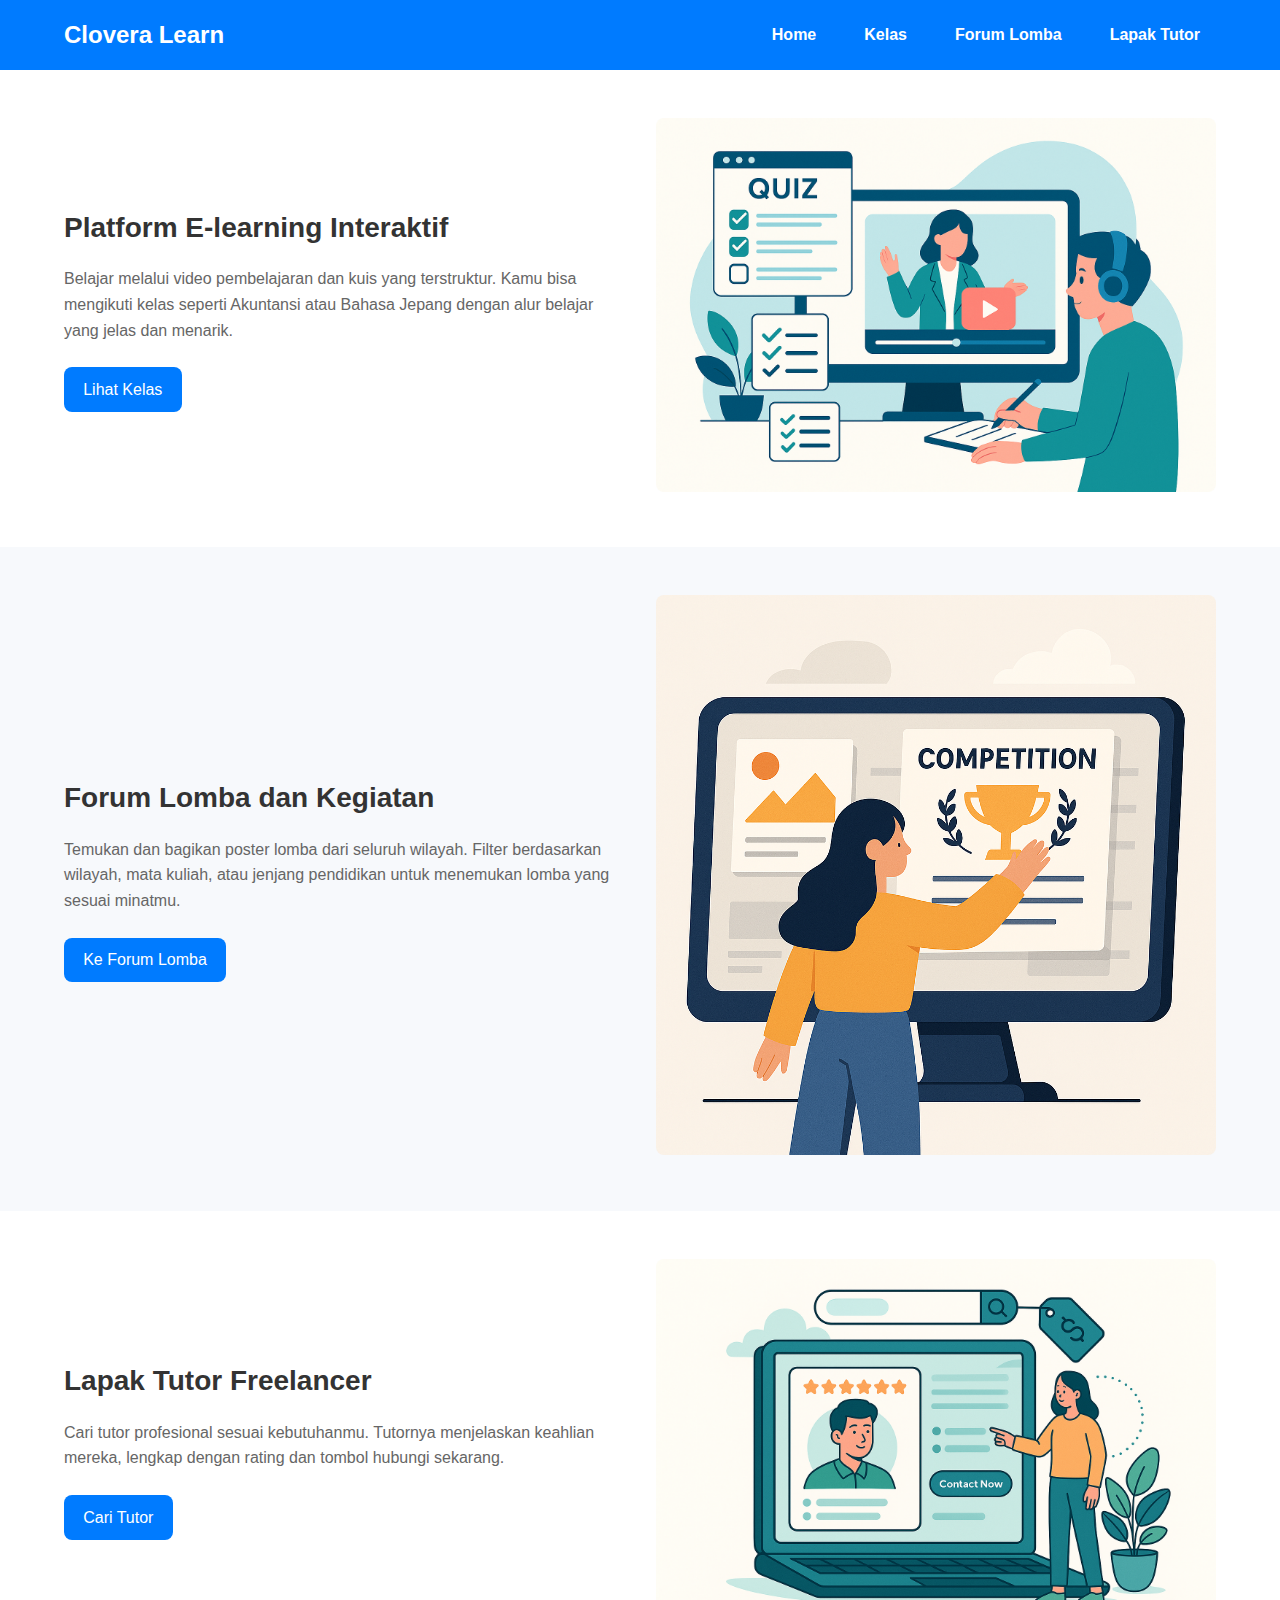
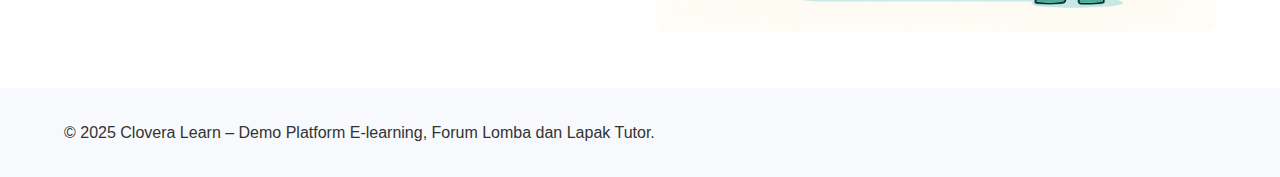
<file: index.html>
<!DOCTYPE html>
<html lang="id">
<head>
    <meta charset="UTF-8">
    <meta name="viewport" content="width=device-width, initial-scale=1.0">
    <title>Clovera Learn – Platform Pembelajaran</title>
    <link rel="stylesheet" href="styles.css">
    <!--
      Beranda utama menampilkan tiga inti platform: E‑learning, Forum Lomba dan Lapak Tutor.  
      Setiap bagian memiliki deskripsi singkat dan tombol menuju halaman demo fitur.  
      Struktur HTML yang rapi memudahkan navigasi dan pemahaman konsep platform.
    -->
</head>
<body data-page="home">
    <header>
        <div class="container nav-container">
            <h1 class="logo">Clovera Learn</h1>
            <nav>
                <ul class="nav-list">
                    <li><a href="index.html">Home</a></li>
                    <li><a href="classes.html">Kelas</a></li>
                    <li><a href="forum.html">Forum Lomba</a></li>
                    <li><a href="tutors.html">Lapak Tutor</a></li>
                </ul>
            </nav>
        </div>
    </header>

    <main>
        <!-- Hero section for E‑learning -->
        <section class="hero">
            <div class="container hero-grid">
                <div class="hero-text">
                    <h2>Platform E‑learning Interaktif</h2>
                    <p>Belajar melalui video pembelajaran dan kuis yang terstruktur. Kamu bisa mengikuti kelas seperti Akuntansi atau Bahasa Jepang dengan alur belajar yang jelas dan menarik.</p>
                    <a href="classes.html" class="btn">Lihat Kelas</a>
                </div>
                <div class="hero-image">
                    <img src="images/learning_illustration.png" alt="Ilustrasi Pembelajaran" />
                </div>
            </div>
        </section>
        <!-- Hero section for Forum Lomba -->
        <section class="hero alt">
            <div class="container hero-grid">
                <div class="hero-text">
                    <h2>Forum Lomba dan Kegiatan</h2>
                    <p>Temukan dan bagikan poster lomba dari seluruh wilayah. Filter berdasarkan wilayah, mata kuliah, atau jenjang pendidikan untuk menemukan lomba yang sesuai minatmu.</p>
                    <a href="forum.html" class="btn">Ke Forum Lomba</a>
                </div>
                <div class="hero-image">
                    <img src="images/competition_illustration.png" alt="Ilustrasi Lomba" />
                </div>
            </div>
        </section>
        <!-- Hero section for Lapak Tutor -->
        <section class="hero">
            <div class="container hero-grid">
                <div class="hero-text">
                    <h2>Lapak Tutor Freelancer</h2>
                    <p>Cari tutor profesional sesuai kebutuhanmu. Tutornya menjelaskan keahlian mereka, lengkap dengan rating dan tombol hubungi sekarang.</p>
                    <a href="tutors.html" class="btn">Cari Tutor</a>
                </div>
                <div class="hero-image">
                    <img src="images/tutor_illustration.png" alt="Ilustrasi Tutor" />
                </div>
            </div>
        </section>
    </main>

    <footer>
        <div class="container">
            <p>&copy; 2025 Clovera Learn – Demo Platform E‑learning, Forum Lomba dan Lapak Tutor.</p>
        </div>
    </footer>

    <!-- Ilustrasi digunakan di halaman beranda. Jika ilustrasi belum ada di folder images,
         Anda bisa menggantinya dengan gambar dekoratif lain atau menghapus elemen img. -->
    <script src="script.js"></script>
</body>
</html>
</file>
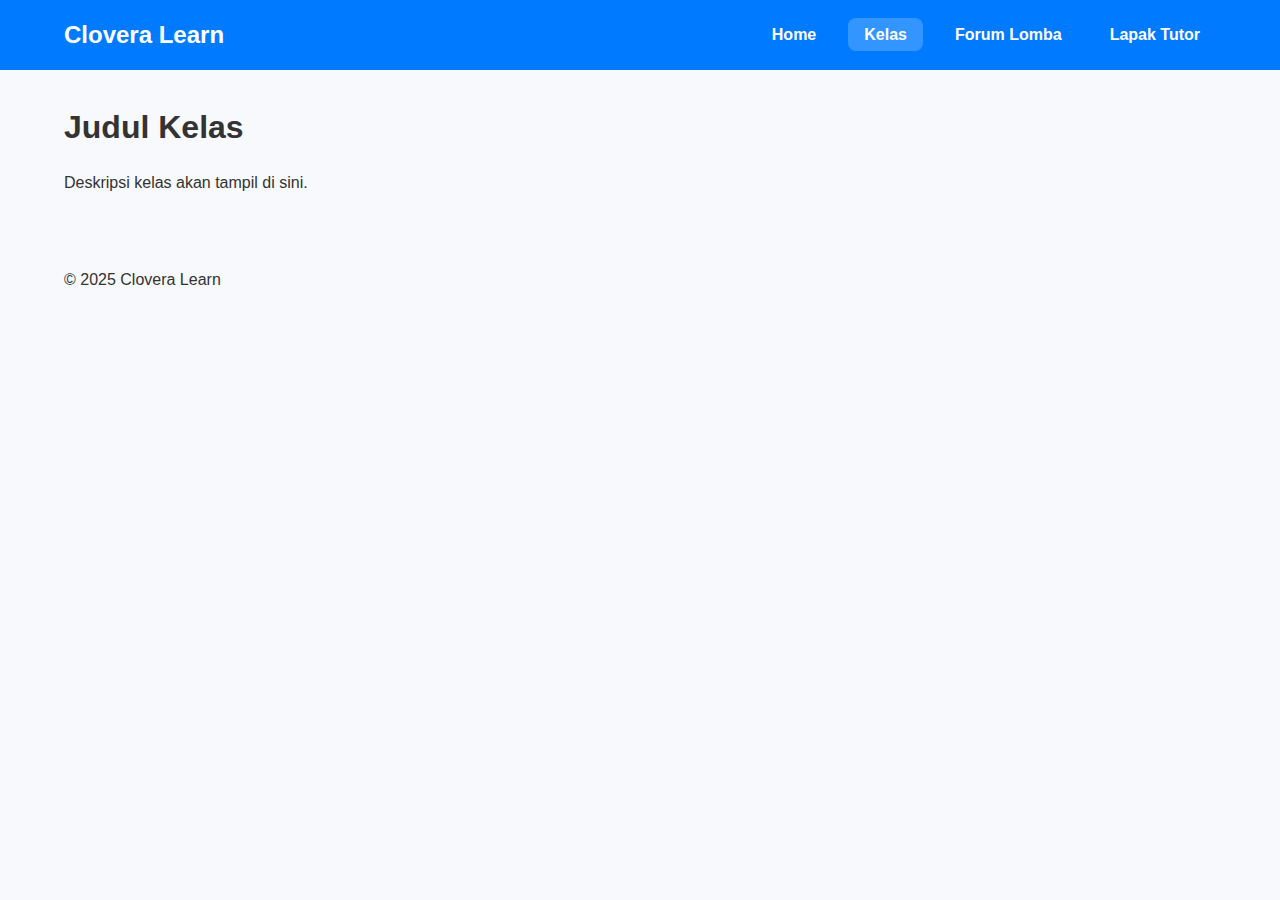
<file: class_detail.html>
<!DOCTYPE html>
<html lang="id">
<head>
    <meta charset="UTF-8">
    <meta name="viewport" content="width=device-width, initial-scale=1.0">
    <title>Detail Kelas – Clovera Learn</title>
    <link rel="stylesheet" href="styles.css">
    <!--
      Halaman detail kelas menampilkan modul-modul dari kelas terpilih.  
      Pengguna dapat menonton video pembelajaran dan mengerjakan kuis untuk membuka modul berikutnya.  
      Alur belajar dikontrol melalui script.js.
    -->
</head>
<body data-page="classDetail">
    <header>
        <div class="container nav-container">
            <h1 class="logo">Clovera Learn</h1>
            <nav>
                <ul class="nav-list">
                    <li><a href="index.html">Home</a></li>
                    <li><a href="classes.html" class="active">Kelas</a></li>
                    <li><a href="forum.html">Forum Lomba</a></li>
                    <li><a href="tutors.html">Lapak Tutor</a></li>
                </ul>
            </nav>
        </div>
    </header>
    <main class="container">
        <h2 id="class-title" class="page-title">Judul Kelas</h2>
        <p id="class-description">Deskripsi kelas akan tampil di sini.</p>
        <div id="module-container" class="module-container"></div>
    </main>
    <footer>
        <div class="container">
            <p>&copy; 2025 Clovera Learn</p>
        </div>
    </footer>
    <script src="script.js"></script>
</body>
</html>
</file>
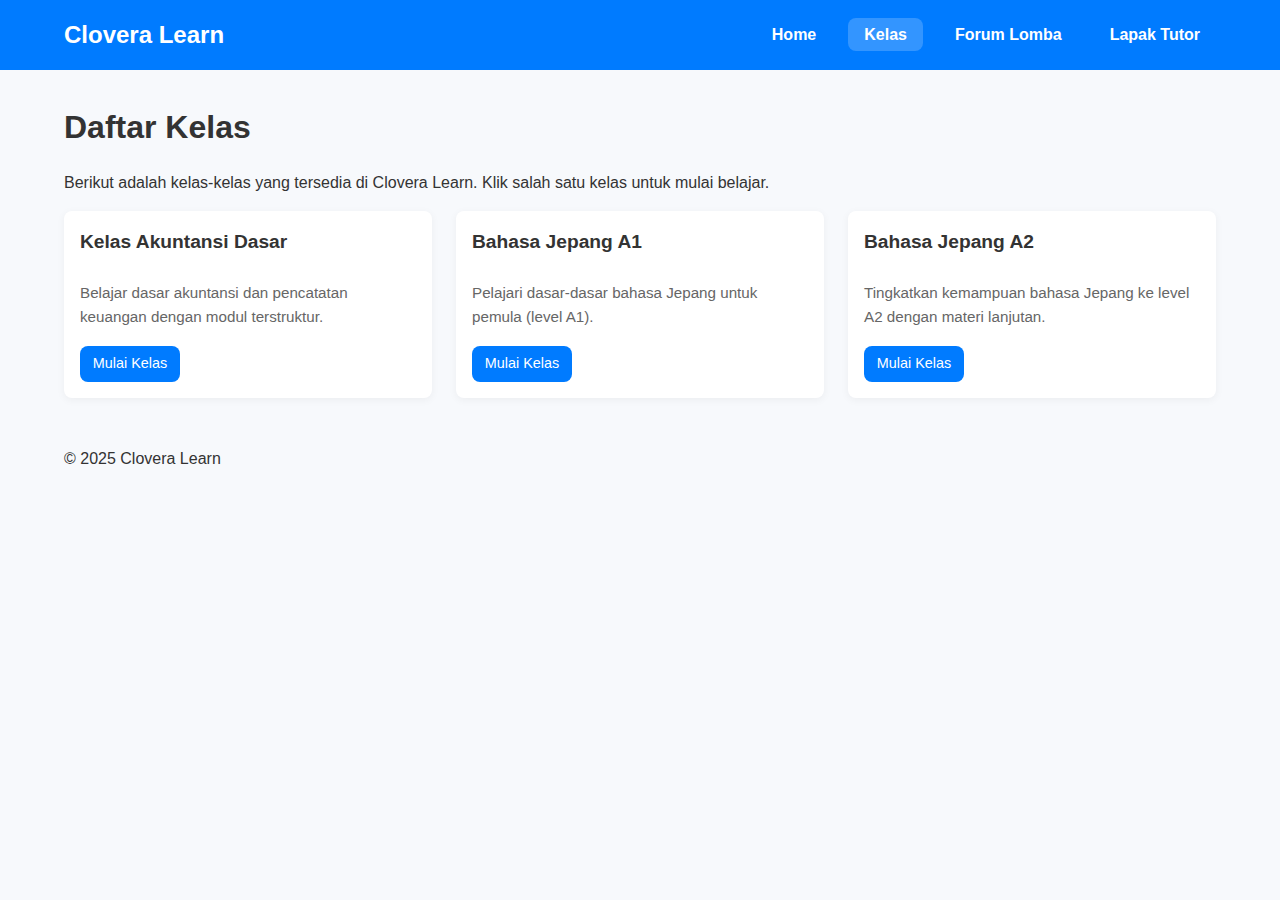
<file: classes.html>
<!DOCTYPE html>
<html lang="id">
<head>
    <meta charset="UTF-8">
    <meta name="viewport" content="width=device-width, initial-scale=1.0">
    <title>Daftar Kelas – Clovera Learn</title>
    <link rel="stylesheet" href="styles.css">
    <!--
      Halaman kelas menampilkan daftar kelas yang tersedia.  
      Setiap kelas memiliki nama, deskripsi singkat dan tombol untuk membuka modul.  
      Data kelas diisi secara dinamis melalui script.js.
    -->
</head>
<body data-page="classes">
    <header>
        <div class="container nav-container">
            <h1 class="logo">Clovera Learn</h1>
            <nav>
                <ul class="nav-list">
                    <li><a href="index.html">Home</a></li>
                    <li><a href="classes.html" class="active">Kelas</a></li>
                    <li><a href="forum.html">Forum Lomba</a></li>
                    <li><a href="tutors.html">Lapak Tutor</a></li>
                </ul>
            </nav>
        </div>
    </header>
    <main class="container">
        <h2 class="page-title">Daftar Kelas</h2>
        <p>Berikut adalah kelas-kelas yang tersedia di Clovera Learn. Klik salah satu kelas untuk mulai belajar.</p>
        <div id="classes-container" class="cards-grid"></div>
    </main>
    <footer>
        <div class="container">
            <p>&copy; 2025 Clovera Learn</p>
        </div>
    </footer>
    <script src="script.js"></script>
</body>
</html>
</file>
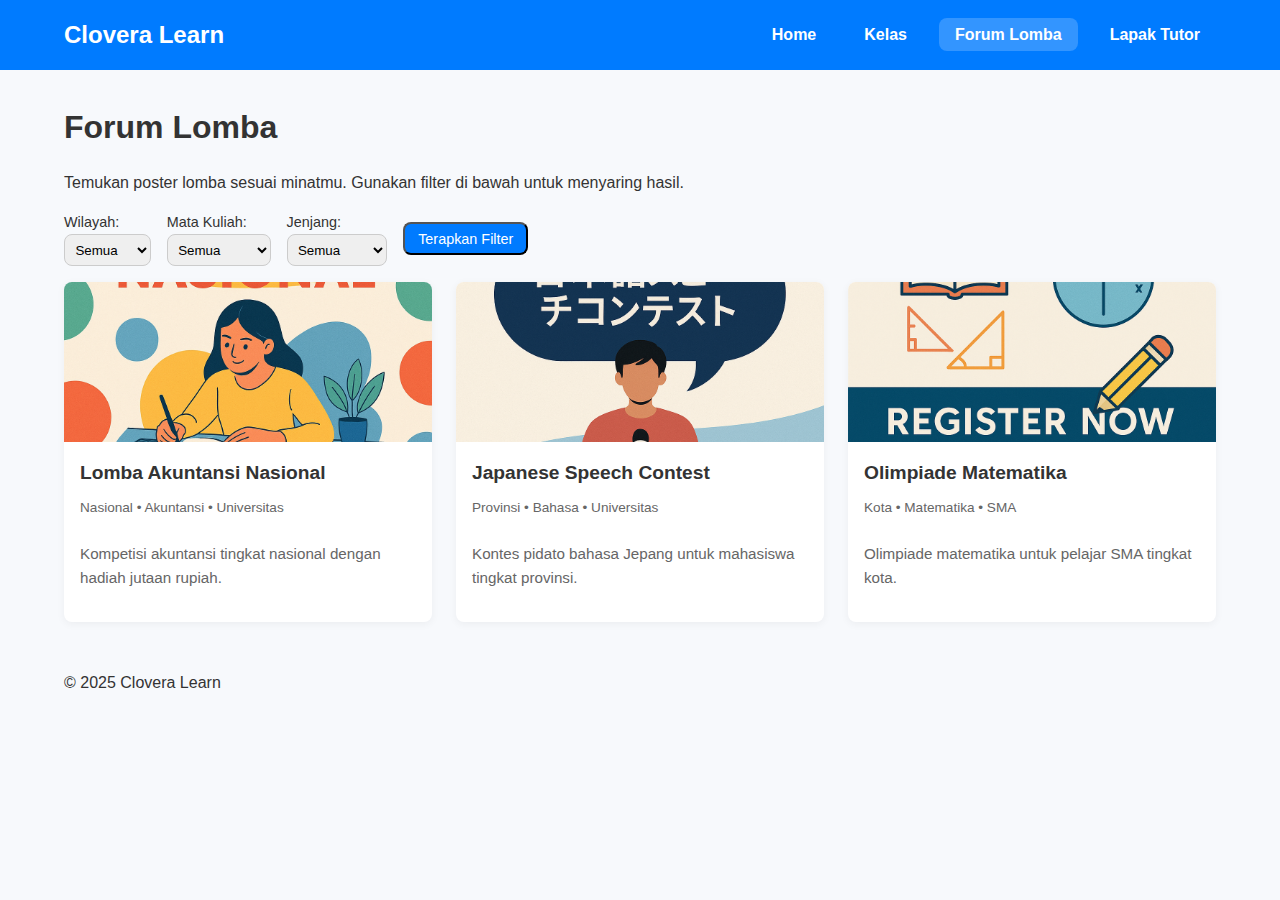
<file: forum.html>
<!DOCTYPE html>
<html lang="id">
<head>
    <meta charset="UTF-8">
    <meta name="viewport" content="width=device-width, initial-scale=1.0">
    <title>Forum Lomba – Clovera Learn</title>
    <link rel="stylesheet" href="styles.css">
    <!--
      Halaman Forum Lomba memungkinkan pengguna menjelajahi dan menyaring poster lomba.  
      Tersedia filter berdasarkan wilayah, mata kuliah dan jenjang pendidikan.  
      Konten poster diisi secara dinamis dari dataset pada script.js.
    -->
</head>
<body data-page="forum">
    <header>
        <div class="container nav-container">
            <h1 class="logo">Clovera Learn</h1>
            <nav>
                <ul class="nav-list">
                    <li><a href="index.html">Home</a></li>
                    <li><a href="classes.html">Kelas</a></li>
                    <li><a href="forum.html" class="active">Forum Lomba</a></li>
                    <li><a href="tutors.html">Lapak Tutor</a></li>
                </ul>
            </nav>
        </div>
    </header>
    <main class="container">
        <h2 class="page-title">Forum Lomba</h2>
        <p>Temukan poster lomba sesuai minatmu. Gunakan filter di bawah untuk menyaring hasil.</p>
        <div class="filters">
            <label>
                Wilayah:
                <select id="filter-region">
                    <option value="all">Semua</option>
                    <option value="Nasional">Nasional</option>
                    <option value="Provinsi">Provinsi</option>
                    <option value="Kota">Kota</option>
                </select>
            </label>
            <label>
                Mata Kuliah:
                <select id="filter-major">
                    <option value="all">Semua</option>
                    <option value="Akuntansi">Akuntansi</option>
                    <option value="Bahasa">Bahasa</option>
                    <option value="Matematika">Matematika</option>
                </select>
            </label>
            <label>
                Jenjang:
                <select id="filter-level">
                    <option value="all">Semua</option>
                    <option value="Universitas">Universitas</option>
                    <option value="SMA">SMA</option>
                    <option value="Umum">Umum</option>
                </select>
            </label>
            <button id="apply-filters" class="btn small">Terapkan Filter</button>
        </div>
        <div id="competition-list" class="cards-grid"></div>
    </main>
    <footer>
        <div class="container">
            <p>&copy; 2025 Clovera Learn</p>
        </div>
    </footer>
    <script src="script.js"></script>
</body>
</html>
</file>
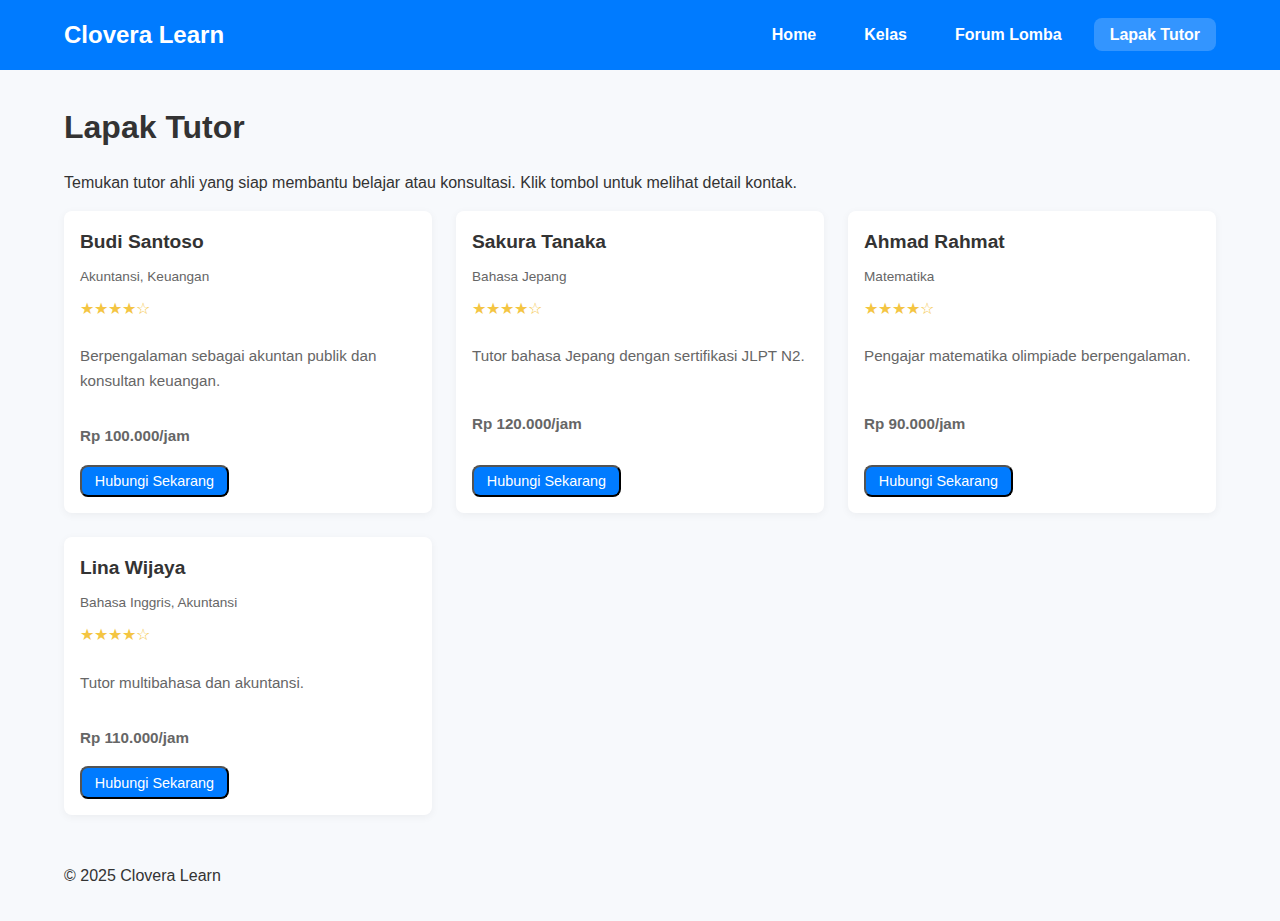
<file: tutors.html>
<!DOCTYPE html>
<html lang="id">
<head>
    <meta charset="UTF-8">
    <meta name="viewport" content="width=device-width, initial-scale=1.0">
    <title>Lapak Tutor – Clovera Learn</title>
    <link rel="stylesheet" href="styles.css">
    <!--
      Halaman Lapak Tutor menampilkan para tutor freelancer yang menawarkan jasanya.  
      Setiap kartu menampilkan nama, keahlian, rating dan tombol hubungi.  
      Pengguna dapat melihat lebih detail atau menghubungi tutor melalui modal yang sederhana.
    -->
</head>
<body data-page="tutors">
    <header>
        <div class="container nav-container">
            <h1 class="logo">Clovera Learn</h1>
            <nav>
                <ul class="nav-list">
                    <li><a href="index.html">Home</a></li>
                    <li><a href="classes.html">Kelas</a></li>
                    <li><a href="forum.html">Forum Lomba</a></li>
                    <li><a href="tutors.html" class="active">Lapak Tutor</a></li>
                </ul>
            </nav>
        </div>
    </header>
    <main class="container">
        <h2 class="page-title">Lapak Tutor</h2>
        <p>Temukan tutor ahli yang siap membantu belajar atau konsultasi. Klik tombol untuk melihat detail kontak.</p>
        <div id="tutor-list" class="cards-grid"></div>
    </main>
    <footer>
        <div class="container">
            <p>&copy; 2025 Clovera Learn</p>
        </div>
    </footer>
    <!-- Modal kontak tutor -->
    <div id="contact-modal" class="modal hidden">
        <div class="modal-content">
            <span id="modal-close" class="modal-close">&times;</span>
            <h3 id="modal-title">Hubungi Tutor</h3>
            <p id="modal-body">Kontak akan muncul di sini.</p>
        </div>
    </div>
    <script src="script.js"></script>
</body>
</html>
</file>
<file: styles.css>
/*
 * Gaya utama untuk demo platform Clovera Learn.  
 * Palet warna modern dan layout responsif diadopsi agar nyaman dibaca.  
 * Kode ini cukup singkat namun cukup untuk mendemokan konsep.
 */

:root {
  --primary-color: #007bff;
  --secondary-color: #f7f9fc;
  --accent-color: #ff9f1c;
  --text-color: #333;
  --light-text: #666;
  --border-radius: 8px;
  --transition-speed: 0.2s;
}

/* utilitas */
.hidden {
  display: none !important;
}

* {
  box-sizing: border-box;
}

body {
  margin: 0;
  font-family: Arial, Helvetica, sans-serif;
  background-color: var(--secondary-color);
  color: var(--text-color);
  line-height: 1.6;
}

.container {
  width: 90%;
  max-width: 1200px;
  margin: 0 auto;
  padding: 1rem 0;
}

header {
  background-color: var(--primary-color);
  color: #fff;
}

.nav-container {
  display: flex;
  justify-content: space-between;
  align-items: center;
  flex-wrap: wrap;
}

.logo {
  margin: 0;
  font-size: 1.5rem;
}

nav ul {
  list-style: none;
  display: flex;
  gap: 1rem;
  margin: 0;
  padding: 0;
}

nav a {
  color: #fff;
  text-decoration: none;
  font-weight: bold;
  padding: 0.5rem 1rem;
  border-radius: var(--border-radius);
  transition: background-color var(--transition-speed);
}

nav a:hover,
nav a.active {
  background-color: rgba(255, 255, 255, 0.2);
}

.page-title {
  margin-top: 1rem;
  margin-bottom: 0.5rem;
  font-size: 2rem;
}

/* Hero sections */
.hero {
  background-color: #fff;
  padding: 2rem 0;
}

.hero.alt {
  background-color: var(--secondary-color);
}

.hero-grid {
  display: grid;
  grid-template-columns: 1fr 1fr;
  align-items: center;
  gap: 2rem;
}

.hero-text h2 {
  margin-top: 0;
  margin-bottom: 0.5rem;
  font-size: 1.75rem;
}

.hero-text p {
  margin-bottom: 1.5rem;
  color: var(--light-text);
}

.hero-image img {
  width: 100%;
  border-radius: var(--border-radius);
}

/* Buttons */
.btn {
  display: inline-block;
  background-color: var(--primary-color);
  color: #fff;
  padding: 0.6rem 1.2rem;
  border-radius: var(--border-radius);
  text-decoration: none;
  transition: background-color var(--transition-speed);
}

.btn:hover {
  background-color: #0056b3;
}

.btn.small {
  padding: 0.4rem 0.8rem;
  font-size: 0.9rem;
}

/* Cards grid */
.cards-grid {
  display: grid;
  grid-template-columns: repeat(auto-fit, minmax(280px, 1fr));
  gap: 1.5rem;
  margin-top: 1rem;
}

.card {
  background-color: #fff;
  border-radius: var(--border-radius);
  box-shadow: 0 2px 8px rgba(0, 0, 0, 0.05);
  overflow: hidden;
  display: flex;
  flex-direction: column;
  transition: transform var(--transition-speed), box-shadow var(--transition-speed);
}

.card:hover {
  transform: translateY(-4px);
  box-shadow: 0 4px 12px rgba(0, 0, 0, 0.1);
}

.card img {
  width: 100%;
  height: 160px;
  object-fit: cover;
}

.card-body {
  padding: 1rem;
  flex: 1;
  display: flex;
  flex-direction: column;
}

.card-title {
  margin: 0;
  font-size: 1.2rem;
  margin-bottom: 0.5rem;
}

.card-tags {
  font-size: 0.85rem;
  color: var(--light-text);
  margin-bottom: 0.5rem;
}

.card-desc {
  flex: 1;
  font-size: 0.95rem;
  margin-bottom: 1rem;
  color: var(--light-text);
}

.card-actions {
  margin-top: auto;
}

/* Filters */
.filters {
  display: flex;
  flex-wrap: wrap;
  gap: 1rem;
  margin-bottom: 1rem;
  align-items: center;
}

.filters label {
  display: flex;
  flex-direction: column;
  font-size: 0.9rem;
}

.filters select {
  padding: 0.4rem;
  border-radius: var(--border-radius);
  border: 1px solid #ccc;
}

/* Module container */
.module-container {
  margin-top: 1.5rem;
}

.module {
  margin-bottom: 2rem;
  border: 1px solid #e0e0e0;
  border-radius: var(--border-radius);
  background: #fff;
  padding: 1rem;
}

.module h3 {
  margin-top: 0;
}

.video-wrapper {
  position: relative;
  padding-bottom: 56.25%;
  height: 0;
  overflow: hidden;
  border-radius: var(--border-radius);
  margin-bottom: 1rem;
}

.video-wrapper iframe,
.video-wrapper video {
  position: absolute;
  top: 0;
  left: 0;
  width: 100%;
  height: 100%;
}

/* Quiz */
.quiz {
  margin-top: 1rem;
}

.quiz-question {
  margin-bottom: 1rem;
}

.quiz-options label {
  display: block;
  margin-bottom: 0.5rem;
}

.quiz-result {
  margin-top: 1rem;
  padding: 0.8rem;
  border-radius: var(--border-radius);
  font-weight: bold;
}

.quiz-result.pass {
  background-color: #d4edda;
  color: #155724;
}

.quiz-result.fail {
  background-color: #f8d7da;
  color: #721c24;
}

/* Modal */
.modal {
  position: fixed;
  top: 0;
  left: 0;
  width: 100%;
  height: 100%;
  background: rgba(0, 0, 0, 0.5);
  display: flex;
  justify-content: center;
  align-items: center;
  z-index: 1000;
}

.modal.hidden {
  display: none;
}

.modal-content {
  background: #fff;
  padding: 2rem;
  border-radius: var(--border-radius);
  width: 90%;
  max-width: 400px;
  position: relative;
}

.modal-close {
  position: absolute;
  top: 10px;
  right: 15px;
  font-size: 1.5rem;
  cursor: pointer;
}

/* Rating stars */
.stars {
  color: #f4c542;
  margin-bottom: 0.5rem;
}

/* Responsive adjustments */
@media (max-width: 768px) {
  .hero-grid {
    grid-template-columns: 1fr;
    text-align: center;
  }
  .hero-image {
    order: -1;
  }
}
</file>
